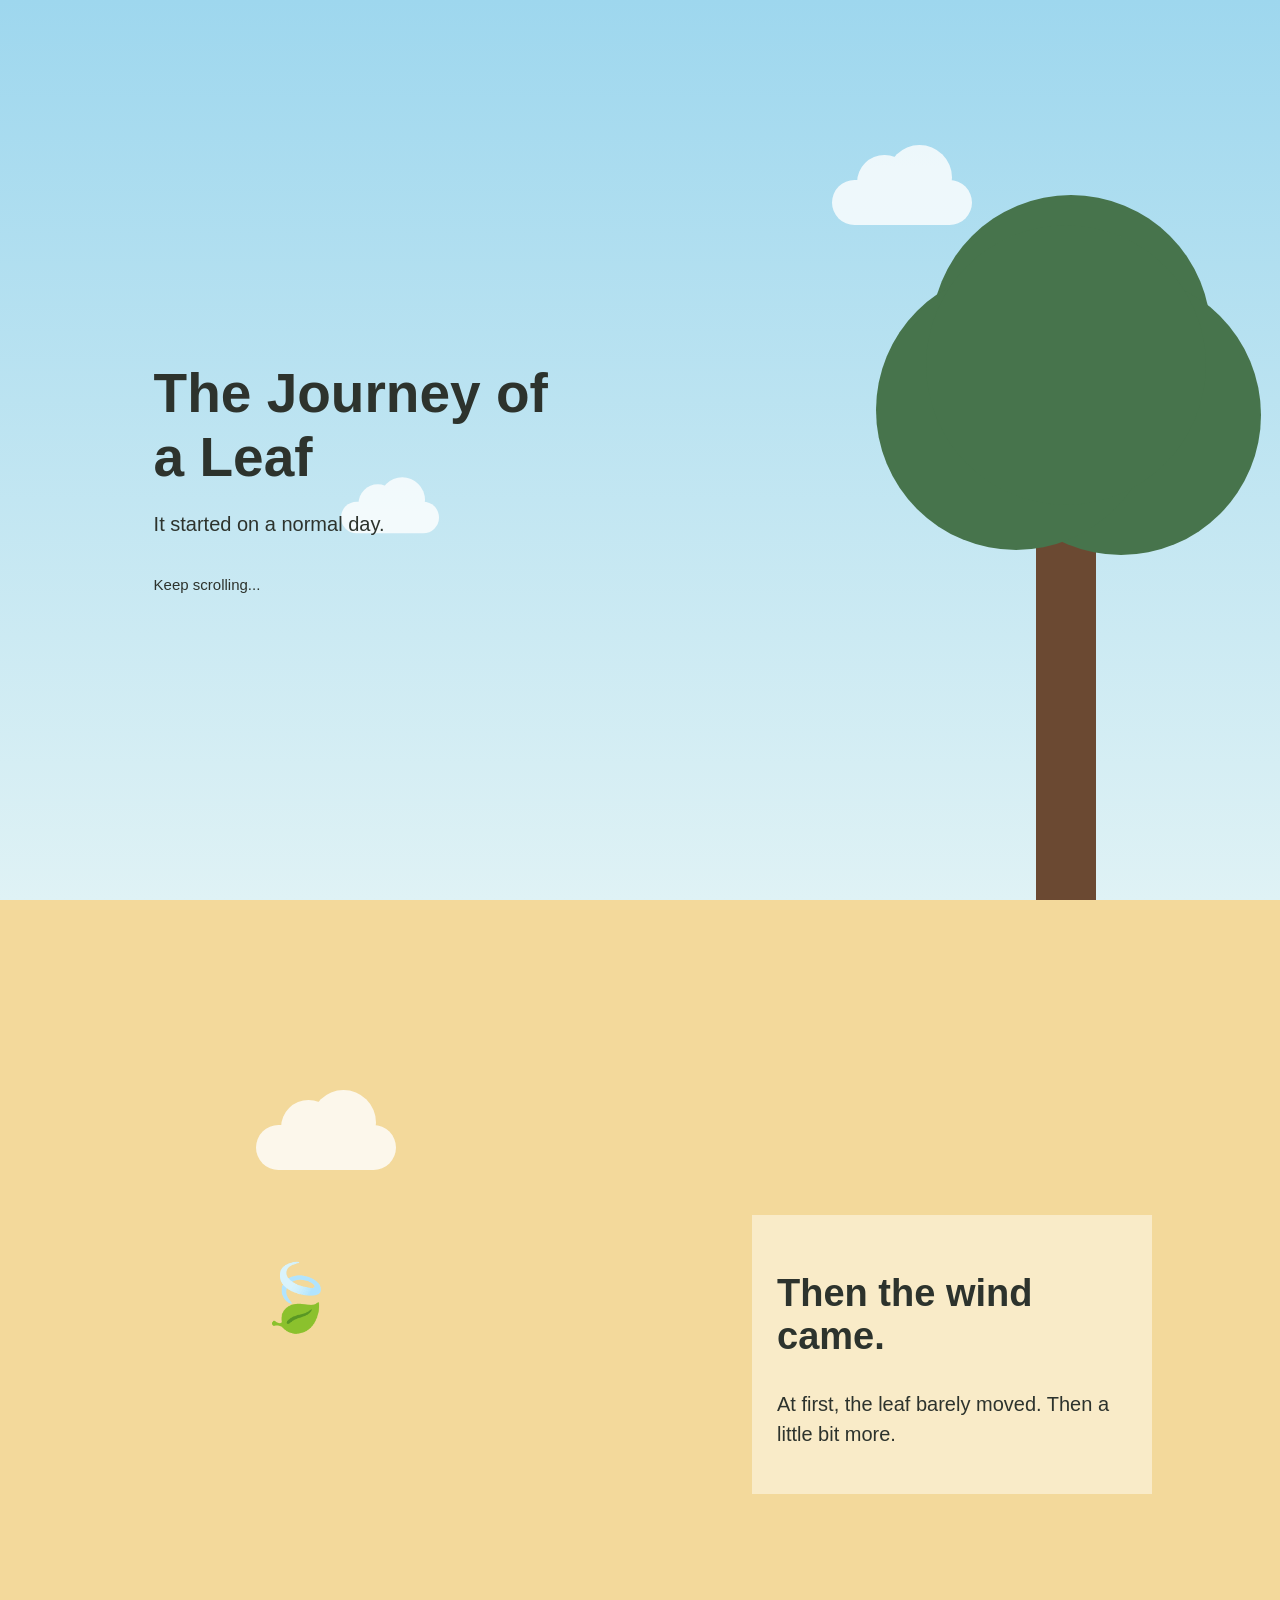
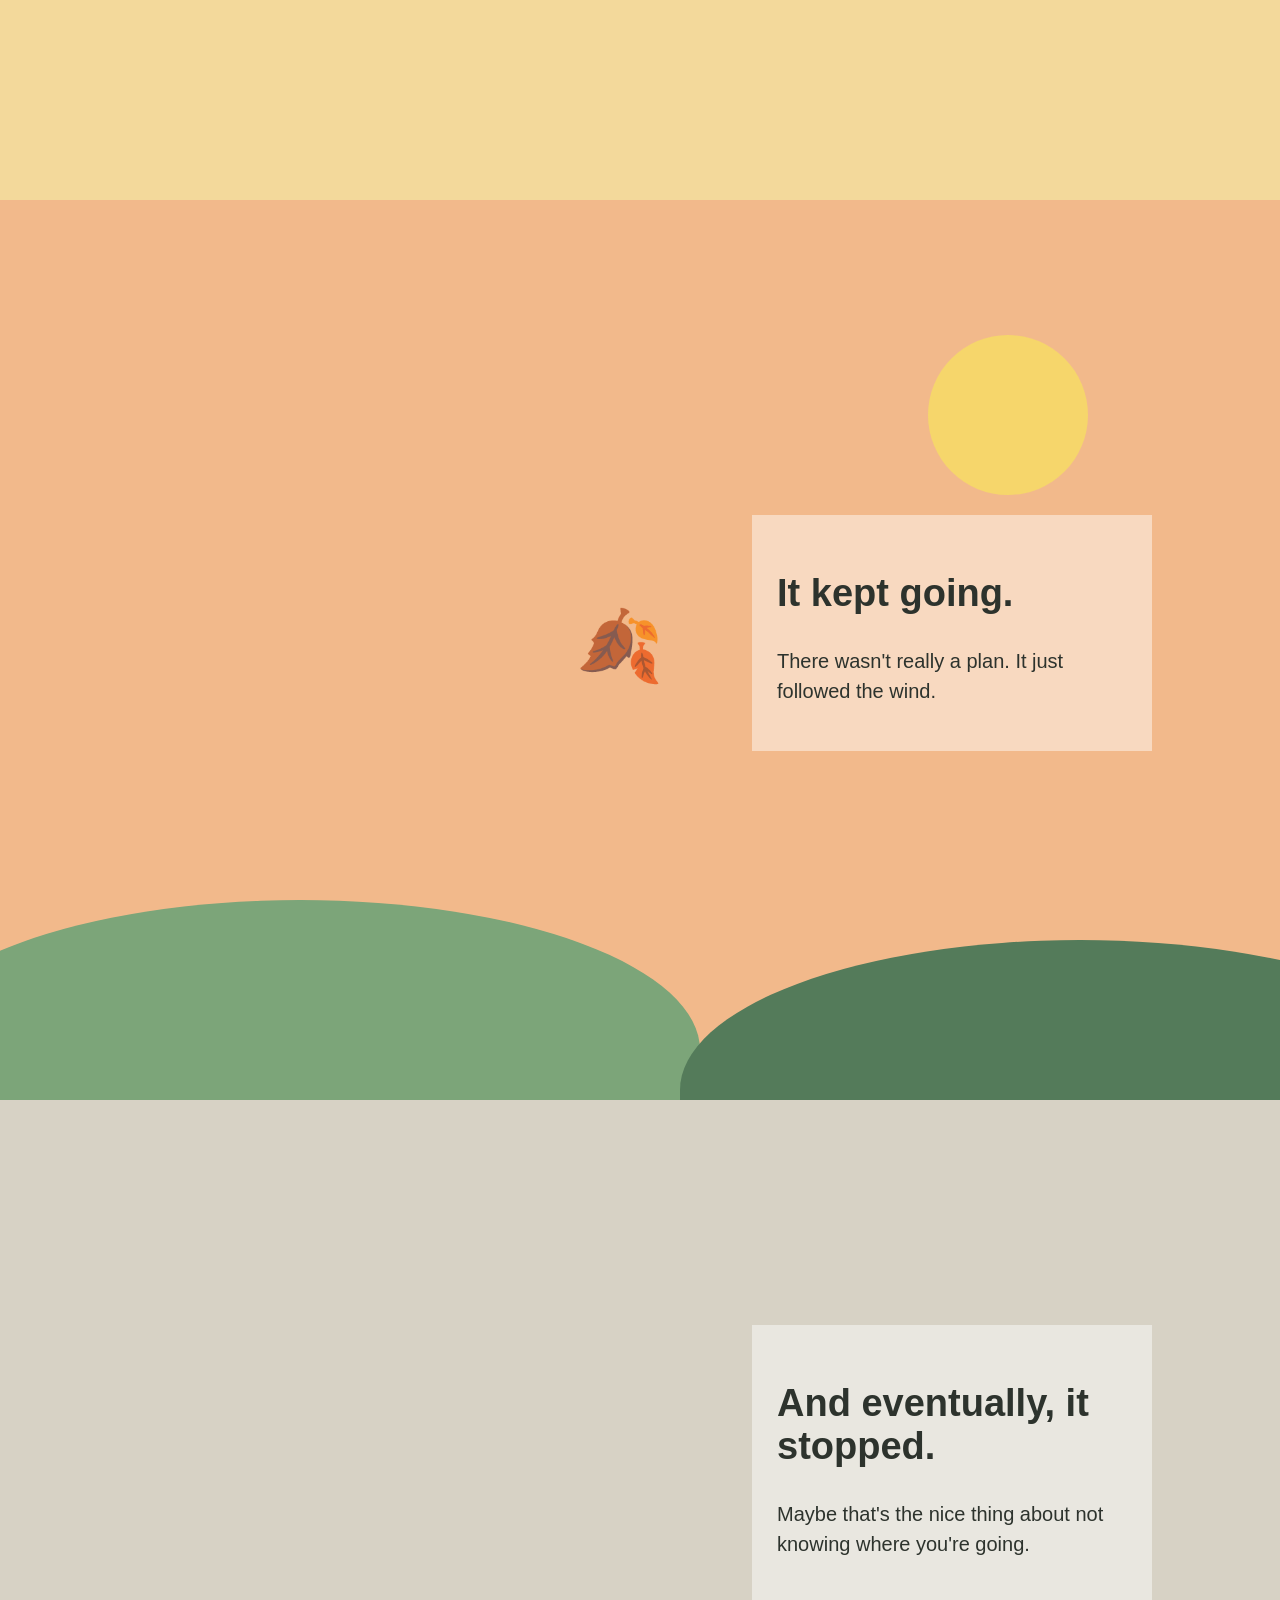
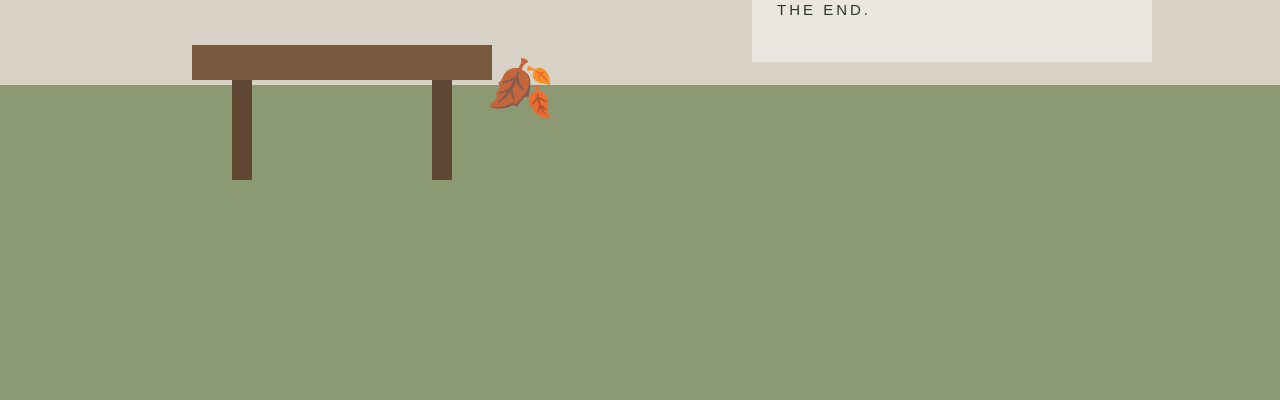
<file: index.html>
<!DOCTYPE html>
<html lang="en">
<head>
    <meta charset="UTF-8">
    <title>The Journey of a Leaf</title>
    <link rel="stylesheet" href="style.css">
</head>

<body>

    <section class="scene scene-one">
        <div class="cloud cloud-one"></div>
        <div class="cloud cloud-two"></div>

        <div class="tree">
            <div class="tree-trunk"></div>
            <div class="tree-leaves"></div>
        </div>

        <div class="intro">
            <h1>The Journey of a Leaf</h1>
            <p>It started on a normal day.</p>
            <p class="small">Keep scrolling...</p>
        </div>
    </section>


    <section class="scene scene-two">

        <div class="cloud cloud-three"></div>

        <div class="leaf" id="leaf">🍃</div>

        <div class="story">
            <h2>Then the wind came.</h2>
            <p>
                At first, the leaf barely moved.
                Then a little bit more.
            </p>
        </div>

    </section>


    <section class="scene scene-three">

        <div class="sun"></div>

        <div class="hill hill-back"></div>
        <div class="hill hill-front"></div>

        <div class="leaf leaf-two">🍂</div>

        <div class="story">
            <h2>It kept going.</h2>
            <p>
                There wasn't really a plan.
                It just followed the wind.
            </p>
        </div>

    </section>


    <section class="scene scene-four">

        <div class="ground"></div>

        <div class="bench">
            <div class="bench-seat"></div>
            <div class="bench-leg left"></div>
            <div class="bench-leg right"></div>
        </div>

        <div class="final-leaf">🍂</div>

        <div class="story final-story">
            <h2>And eventually, it stopped.</h2>
            <p>
                Maybe that's the nice thing about not
                knowing where you're going.
            </p>
            <p class="end">The End.</p>
        </div>

    </section>


    <script src="script.js"></script>
</body>
</html>
</file>
<file: style.css>
* {
    box-sizing: border-box;
}

html {
    scroll-behavior: smooth;
}

body {
    margin: 0;
    font-family: Arial, sans-serif;
    color: #2d332d;
}

.scene {
    height: 100vh;
    position: relative;
    overflow: hidden;
}

/* first scene */

.scene-one {
    background: linear-gradient(#9ed7ee, #dff2f5);
}

.intro {
    position: absolute;
    top: 35%;
    left: 12%;
    max-width: 400px;
}

h1 {
    font-size: 55px;
    margin-bottom: 10px;
}

h2 {
    font-size: 38px;
}

p {
    font-size: 20px;
    line-height: 1.5;
}

.small {
    font-size: 15px;
    margin-top: 35px;
}


/* clouds */

.cloud {
    position: absolute;
    background: white;
    width: 140px;
    height: 45px;
    border-radius: 40px;
    opacity: .8;
}

.cloud:before {
    content: "";
    position: absolute;
    background: white;
    width: 55px;
    height: 55px;
    border-radius: 50%;
    left: 25px;
    top: -25px;
}

.cloud:after {
    content: "";
    position: absolute;
    background: white;
    width: 65px;
    height: 65px;
    border-radius: 50%;
    right: 20px;
    top: -35px;
}

.cloud-one {
    top: 20%;
    left: 65%;
}

.cloud-two {
    top: 55%;
    left: 25%;
    transform: scale(.7);
}


/* tree */

.tree {
    position: absolute;
    bottom: 0;
    right: 5%;
    height: 75%;
    width: 300px;
}

.tree-trunk {
    position: absolute;
    bottom: 0;
    left: 120px;
    width: 60px;
    height: 65%;
    background: #6b4932;
}

.tree-leaves {
    position: absolute;
    top: 0;
    left: 10px;
    width: 280px;
    height: 280px;
    border-radius: 50%;
    background: #47744c;
    box-shadow:
        -50px 45px #47744c,
        55px 50px #47744c,
        5px -30px #47744c;
}


/* second scene */

.scene-two {
    background: #f3d99b;
}

.cloud-three {
    top: 25%;
    left: 20%;
}

.leaf {
    position: absolute;
    font-size: 65px;
    left: 20%;
    top: 40%;
    transition: transform .2s;
}

.story {
    position: absolute;
    top: 35%;
    right: 10%;
    width: 400px;
    background: rgba(255,255,255,.45);
    padding: 25px;
}


/* third scene */

.scene-three {
    background: #f2b98b;
}

.sun {
    position: absolute;
    width: 160px;
    height: 160px;
    background: #f6d66b;
    border-radius: 50%;
    top: 15%;
    right: 15%;
}

.hill {
    position: absolute;
    width: 800px;
    height: 300px;
    border-radius: 50% 50% 0 0;
    bottom: -100px;
}

.hill-back {
    background: #7ca579;
    left: -100px;
}

.hill-front {
    background: #547b5a;
    right: -200px;
    bottom: -140px;
}

.leaf-two {
    position: absolute;
    font-size: 70px;
    left: 45%;
    top: 45%;
}


/* final scene */

.scene-four {
    background: #d7d2c5;
}

.ground {
    position: absolute;
    bottom: 0;
    width: 100%;
    height: 35%;
    background: #8b9a72;
}

.bench {
    position: absolute;
    bottom: 25%;
    left: 15%;
    width: 300px;
    height: 130px;
}

.bench-seat {
    position: absolute;
    top: 0;
    width: 300px;
    height: 35px;
    background: #79583e;
}

.bench-leg {
    position: absolute;
    top: 35px;
    width: 20px;
    height: 100px;
    background: #604733;
}

.bench-leg.left {
    left: 40px;
}

.bench-leg.right {
    right: 40px;
}

.final-leaf {
    position: absolute;
    bottom: 31%;
    left: 38%;
    font-size: 55px;
}

.final-story {
    top: 25%;
    right: 10%;
}

.end {
    margin-top: 40px;
    font-size: 15px;
    text-transform: uppercase;
    letter-spacing: 3px;
}


/* smaller screens */

@media (max-width: 700px) {

    h1 {
        font-size: 40px;
    }

    .intro {
        left: 8%;
        right: 8%;
    }

    .story {
        left: 8%;
        right: 8%;
        width: auto;
        top: 55%;
    }

    .tree {
        right: -100px;
    }
}
</file>
